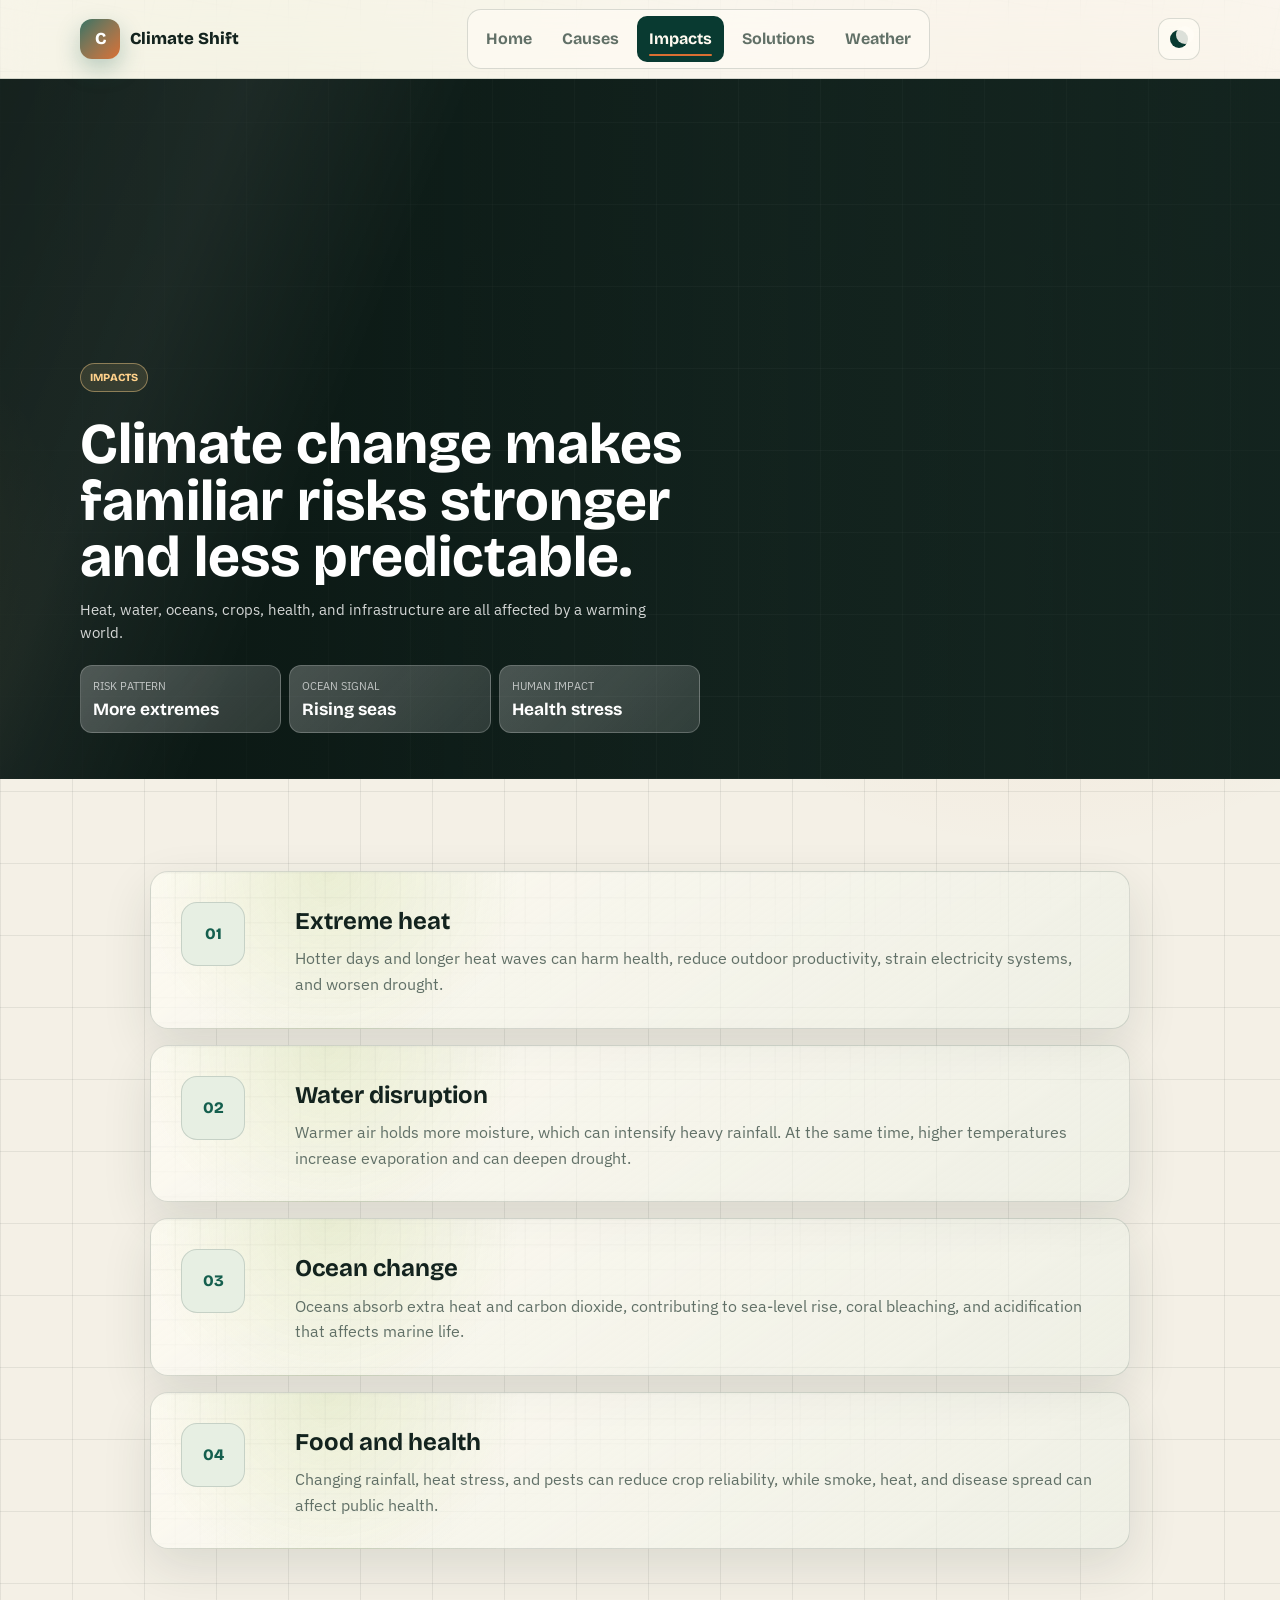
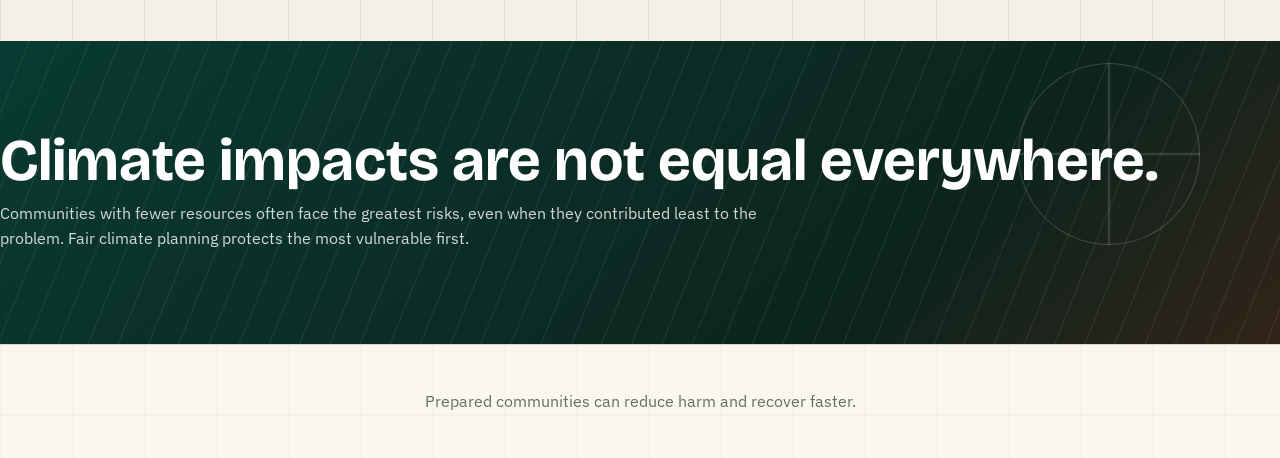
<file: impacts.html>
<!DOCTYPE html>
<html lang="en">
<head>
  <meta charset="UTF-8">
  <meta name="viewport" content="width=device-width, initial-scale=1.0">
  <title>Climate Shift | Impacts</title>
  <link rel="stylesheet" href="styles.css">
</head>
<body data-page="impacts">
  <header class="site-header"></header>

  <main>
    <section class="page-hero impacts-hero">
      <div>
        <p class="eyebrow">Impacts</p>
        <h1>Climate change makes familiar risks stronger and less predictable.</h1>
        <p>Heat, water, oceans, crops, health, and infrastructure are all affected by a warming world.</p>
        <div class="hero-data" aria-label="Impact highlights">
          <div><span>Risk pattern</span><strong>More extremes</strong></div>
          <div><span>Ocean signal</span><strong>Rising seas</strong></div>
          <div><span>Human impact</span><strong>Health stress</strong></div>
        </div>
      </div>
    </section>

    <section class="section impact-list">
      <article class="impact-row">
        <span>01</span>
        <div>
          <h2>Extreme heat</h2>
          <p>Hotter days and longer heat waves can harm health, reduce outdoor productivity, strain electricity systems, and worsen drought.</p>
        </div>
      </article>
      <article class="impact-row">
        <span>02</span>
        <div>
          <h2>Water disruption</h2>
          <p>Warmer air holds more moisture, which can intensify heavy rainfall. At the same time, higher temperatures increase evaporation and can deepen drought.</p>
        </div>
      </article>
      <article class="impact-row">
        <span>03</span>
        <div>
          <h2>Ocean change</h2>
          <p>Oceans absorb extra heat and carbon dioxide, contributing to sea-level rise, coral bleaching, and acidification that affects marine life.</p>
        </div>
      </article>
      <article class="impact-row">
        <span>04</span>
        <div>
          <h2>Food and health</h2>
          <p>Changing rainfall, heat stress, and pests can reduce crop reliability, while smoke, heat, and disease spread can affect public health.</p>
        </div>
      </article>
    </section>

    <section class="section callout-band">
      <h2>Climate impacts are not equal everywhere.</h2>
      <p>Communities with fewer resources often face the greatest risks, even when they contributed least to the problem. Fair climate planning protects the most vulnerable first.</p>
    </section>
  </main>

  <footer class="site-footer">
    <p>Prepared communities can reduce harm and recover faster.</p>
  </footer>

  <script src="script.js"></script>
</body>
</html>
</file>
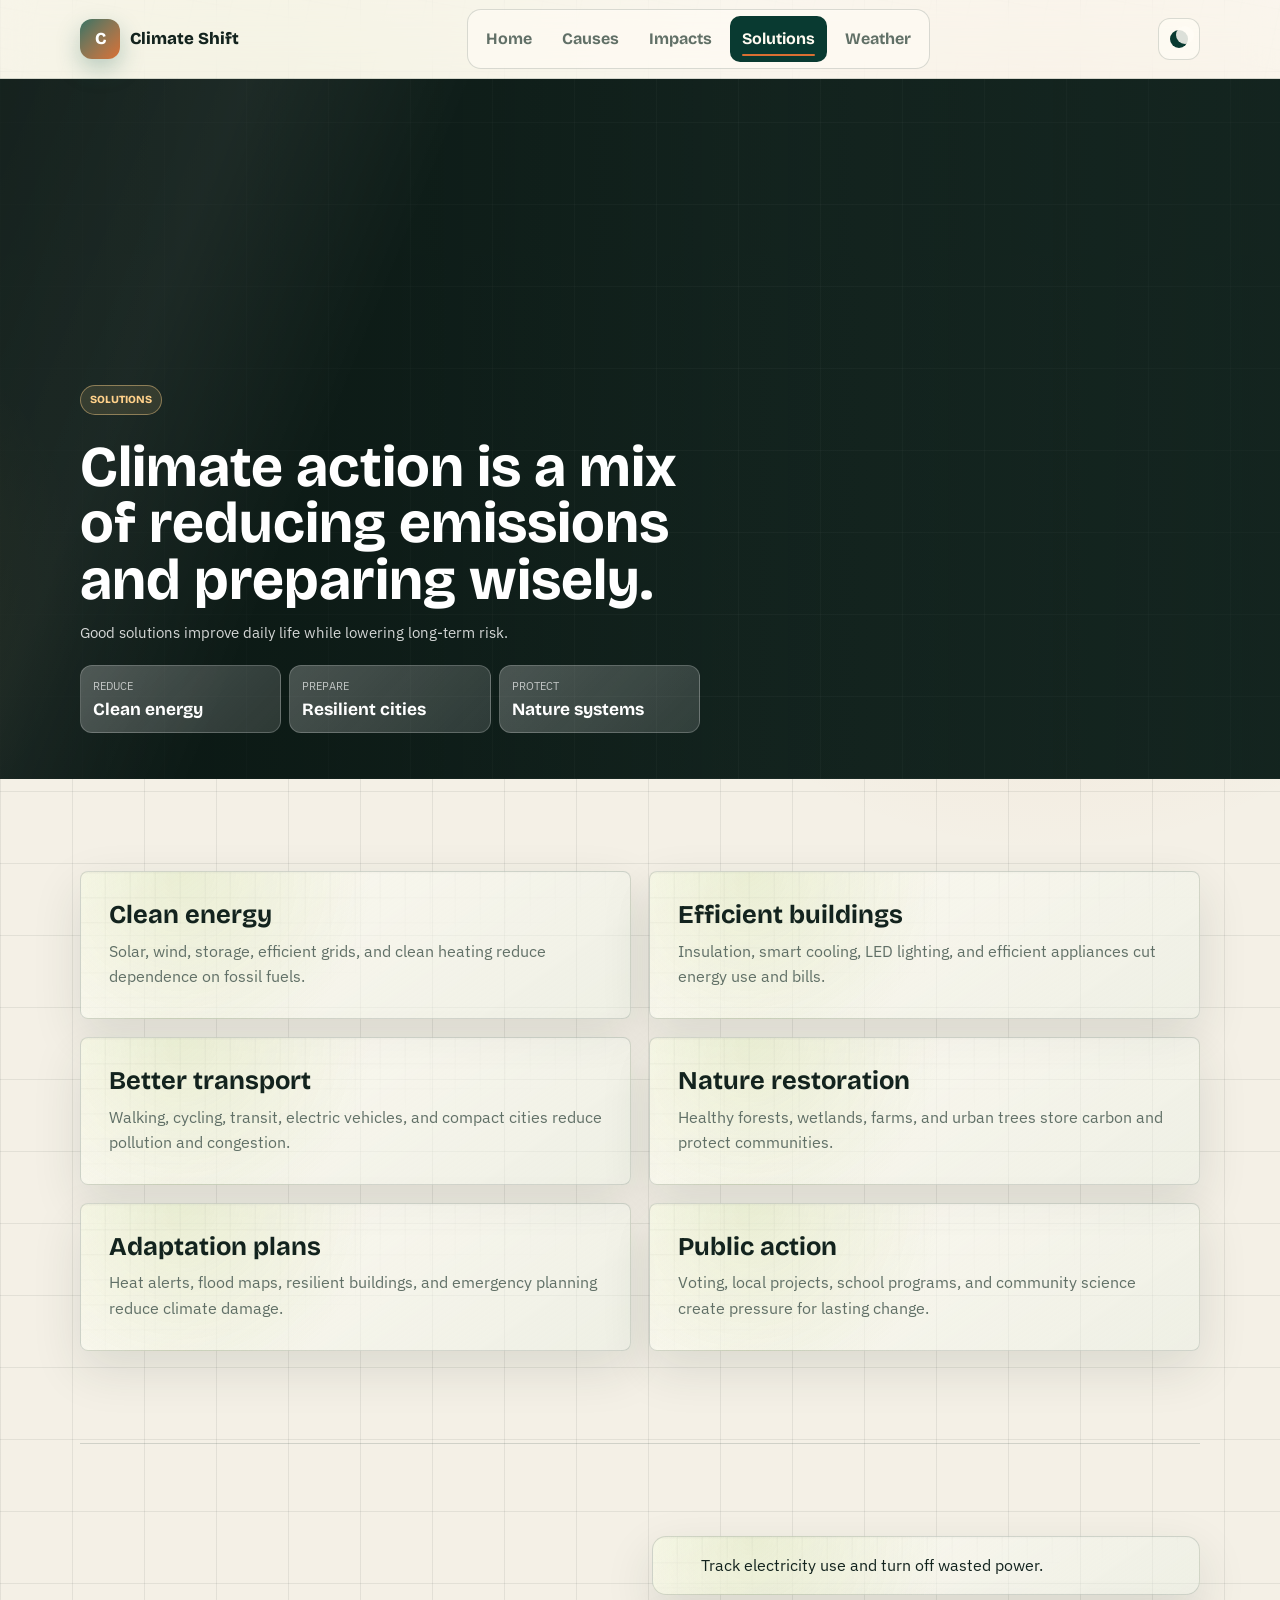
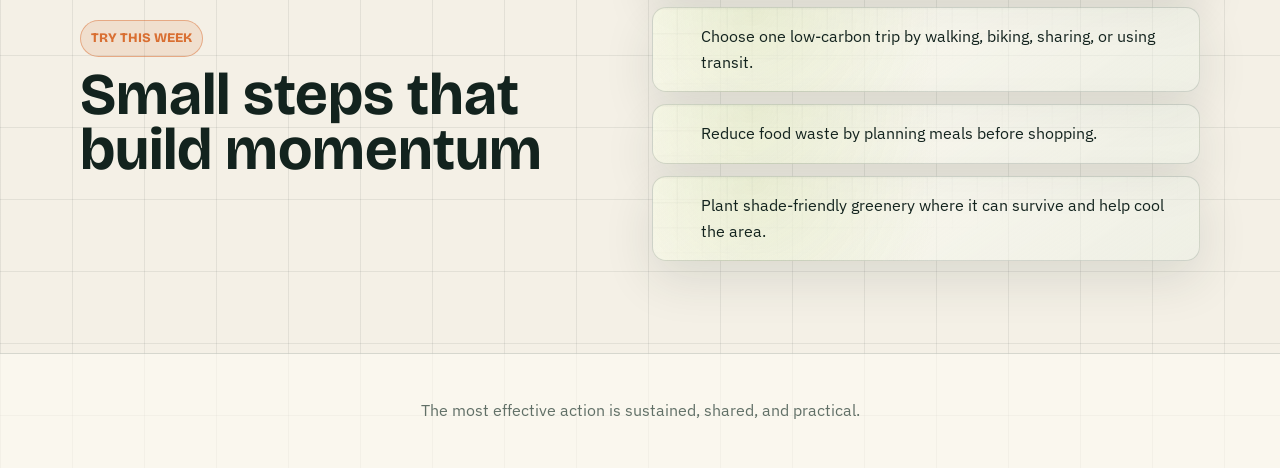
<file: solutions.html>
<!DOCTYPE html>
<html lang="en">
<head>
  <meta charset="UTF-8">
  <meta name="viewport" content="width=device-width, initial-scale=1.0">
  <title>Climate Shift | Solutions</title>
  <link rel="stylesheet" href="styles.css">
</head>
<body data-page="solutions">
  <header class="site-header"></header>

  <main>
    <section class="page-hero solutions-hero">
      <div>
        <p class="eyebrow">Solutions</p>
        <h1>Climate action is a mix of reducing emissions and preparing wisely.</h1>
        <p>Good solutions improve daily life while lowering long-term risk.</p>
        <div class="hero-data" aria-label="Solution highlights">
          <div><span>Reduce</span><strong>Clean energy</strong></div>
          <div><span>Prepare</span><strong>Resilient cities</strong></div>
          <div><span>Protect</span><strong>Nature systems</strong></div>
        </div>
      </div>
    </section>

    <section class="section solution-grid">
      <article class="solution-card">
        <h2>Clean energy</h2>
        <p>Solar, wind, storage, efficient grids, and clean heating reduce dependence on fossil fuels.</p>
      </article>
      <article class="solution-card">
        <h2>Efficient buildings</h2>
        <p>Insulation, smart cooling, LED lighting, and efficient appliances cut energy use and bills.</p>
      </article>
      <article class="solution-card">
        <h2>Better transport</h2>
        <p>Walking, cycling, transit, electric vehicles, and compact cities reduce pollution and congestion.</p>
      </article>
      <article class="solution-card">
        <h2>Nature restoration</h2>
        <p>Healthy forests, wetlands, farms, and urban trees store carbon and protect communities.</p>
      </article>
      <article class="solution-card">
        <h2>Adaptation plans</h2>
        <p>Heat alerts, flood maps, resilient buildings, and emergency planning reduce climate damage.</p>
      </article>
      <article class="solution-card">
        <h2>Public action</h2>
        <p>Voting, local projects, school programs, and community science create pressure for lasting change.</p>
      </article>
    </section>

    <section class="section checklist-section">
      <div>
        <p class="eyebrow">Try this week</p>
        <h2>Small steps that build momentum</h2>
      </div>
      <ul class="action-list">
        <li>Track electricity use and turn off wasted power.</li>
        <li>Choose one low-carbon trip by walking, biking, sharing, or using transit.</li>
        <li>Reduce food waste by planning meals before shopping.</li>
        <li>Plant shade-friendly greenery where it can survive and help cool the area.</li>
      </ul>
    </section>
  </main>

  <footer class="site-footer">
    <p>The most effective action is sustained, shared, and practical.</p>
  </footer>

  <script src="script.js"></script>
</body>
</html>
</file>
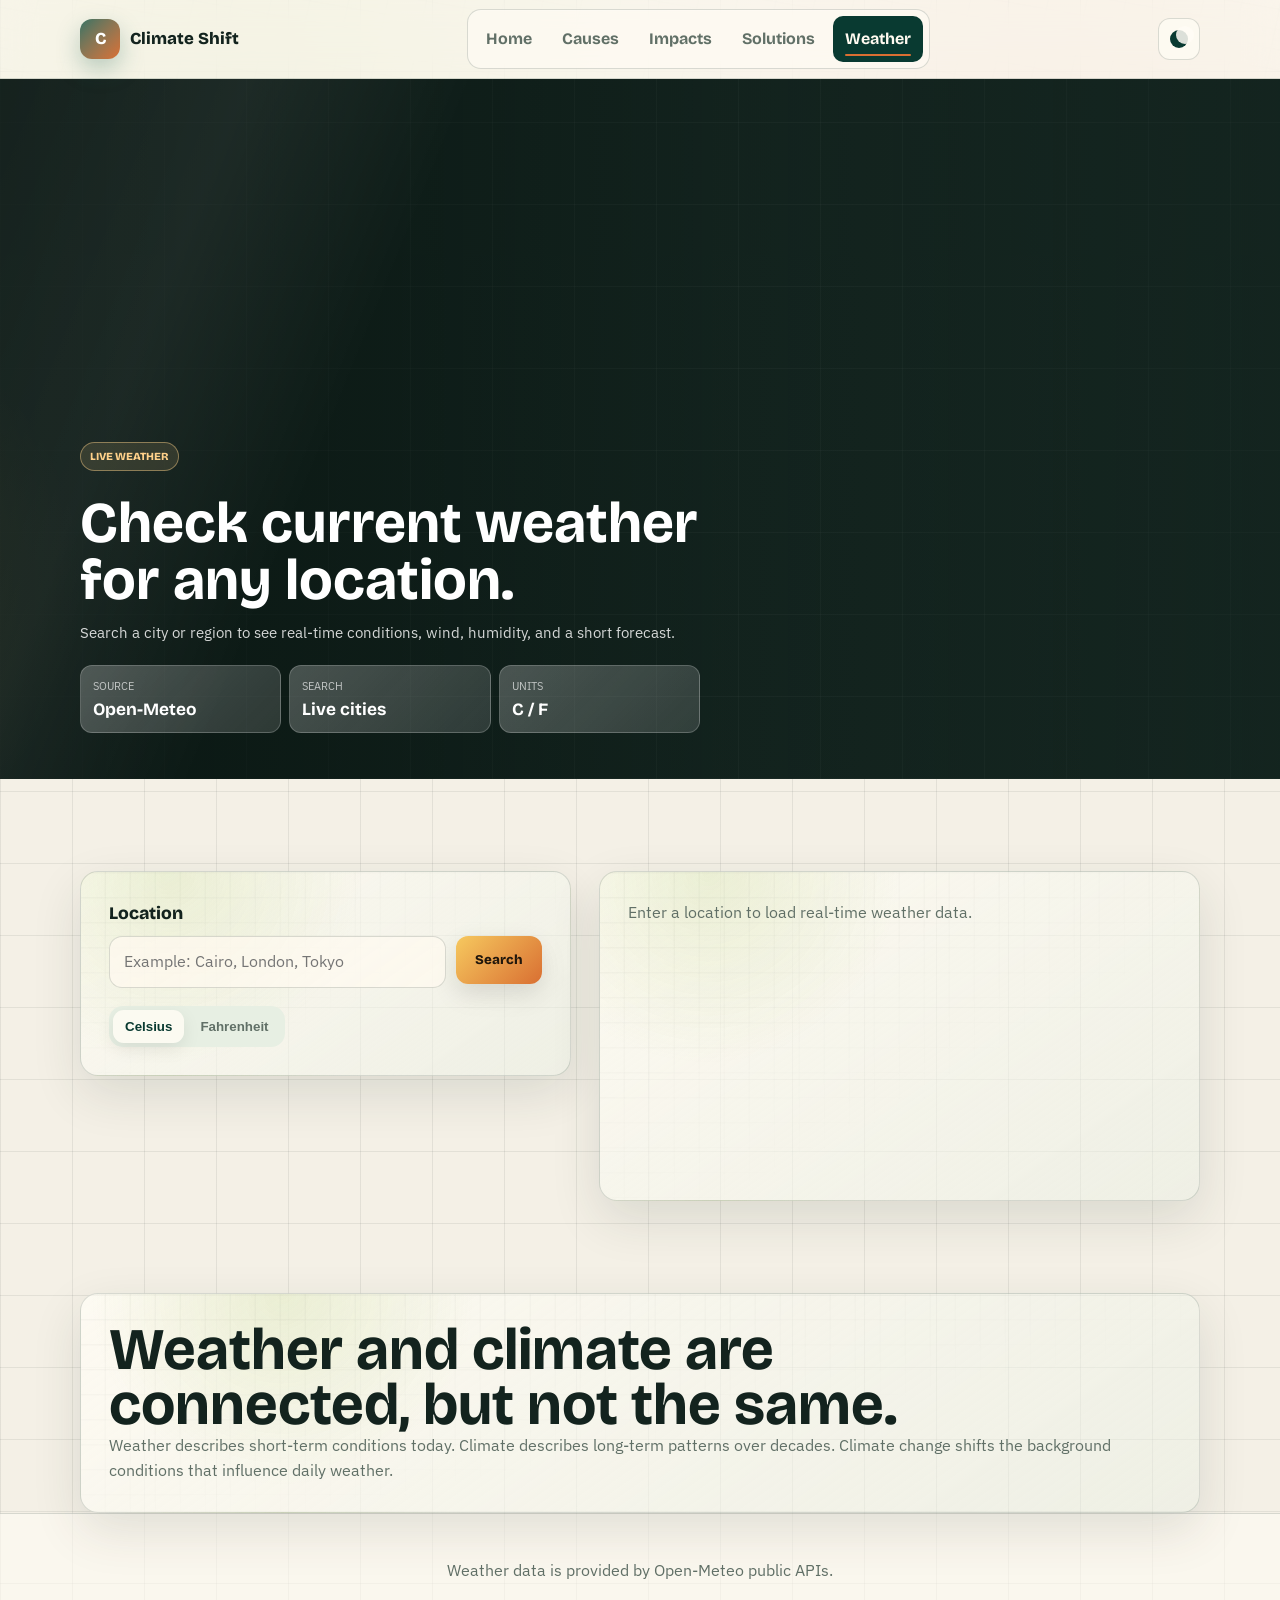
<file: weather.html>
<!DOCTYPE html>
<html lang="en">
<head>
  <meta charset="UTF-8">
  <meta name="viewport" content="width=device-width, initial-scale=1.0">
  <title>Climate Shift | Weather</title>
  <link rel="stylesheet" href="styles.css">
</head>
<body data-page="weather">
  <header class="site-header"></header>

  <main>
    <section class="page-hero weather-hero">
      <div>
        <p class="eyebrow">Live Weather</p>
        <h1>Check current weather for any location.</h1>
        <p>Search a city or region to see real-time conditions, wind, humidity, and a short forecast.</p>
        <div class="hero-data" aria-label="Weather highlights">
          <div><span>Source</span><strong>Open-Meteo</strong></div>
          <div><span>Search</span><strong>Live cities</strong></div>
          <div><span>Units</span><strong>C / F</strong></div>
        </div>
      </div>
    </section>

    <section class="section weather-layout">
      <form class="weather-search" id="weatherForm">
        <label for="locationInput">Location</label>
        <div class="search-row">
          <div class="suggestion-field">
            <input id="locationInput" type="search" name="location" placeholder="Example: Cairo, London, Tokyo" autocomplete="off" aria-autocomplete="list" aria-controls="locationSuggestions" required>
            <div class="suggestions" id="locationSuggestions" role="listbox" aria-label="Location suggestions" hidden></div>
          </div>
          <button class="button primary" type="submit">Search</button>
        </div>
        <div class="unit-toggle" role="group" aria-label="Temperature unit">
          <button type="button" class="unit-button active" data-unit="c">Celsius</button>
          <button type="button" class="unit-button" data-unit="f">Fahrenheit</button>
        </div>
      </form>

      <section class="weather-card" id="weatherCard" aria-live="polite">
        <p class="weather-empty">Enter a location to load real-time weather data.</p>
      </section>
    </section>

    <section class="section weather-note">
      <h2>Weather and climate are connected, but not the same.</h2>
      <p>Weather describes short-term conditions today. Climate describes long-term patterns over decades. Climate change shifts the background conditions that influence daily weather.</p>
    </section>
  </main>

  <footer class="site-footer">
    <p>Weather data is provided by Open-Meteo public APIs.</p>
  </footer>

  <script src="script.js"></script>
</body>
</html>
</file>
<file: styles.css>
@import url("https://fonts.googleapis.com/css2?family=Bricolage+Grotesque:wght@500;600;700;800&family=IBM+Plex+Sans:wght@400;500;600;700&display=swap");

:root {
  color-scheme: light;
  --bg: #f7f5ef;
  --surface: #ffffff;
  --surface-2: #eef4ef;
  --text: #15221d;
  --muted: #5d6a63;
  --border: #d9dfd8;
  --primary: #176b58;
  --primary-strong: #0e463c;
  --accent: #df7f32;
  --sun: #f2c14e;
  --shadow: 0 18px 45px rgba(21, 34, 29, 0.12);
  --shadow-strong: 0 24px 62px rgba(21, 34, 29, 0.2);
}

[data-theme="dark"] {
  color-scheme: dark;
  --bg: #111816;
  --surface: #17211e;
  --surface-2: #20342e;
  --text: #edf5ef;
  --muted: #b8c8bf;
  --border: #31423c;
  --primary: #6ec5ad;
  --primary-strong: #9de0cf;
  --accent: #f2a45f;
  --sun: #ffd166;
  --shadow: 0 18px 45px rgba(0, 0, 0, 0.32);
  --shadow-strong: 0 24px 62px rgba(0, 0, 0, 0.46);
}

* {
  box-sizing: border-box;
}

html {
  scroll-behavior: smooth;
}

body {
  margin: 0;
  font-family: Arial, Helvetica, sans-serif;
  background: var(--bg);
  color: var(--text);
  line-height: 1.6;
  transition: background-color 280ms ease, color 280ms ease;
}

img {
  display: block;
  max-width: 100%;
}

a {
  color: inherit;
  text-decoration: none;
}

.site-header {
  position: sticky;
  top: 0;
  z-index: 20;
  background: color-mix(in srgb, var(--surface) 92%, transparent);
  border-bottom: 1px solid var(--border);
  backdrop-filter: blur(16px);
  transition: background 220ms ease, box-shadow 220ms ease, border-color 220ms ease;
}

.site-header.scrolled {
  background: color-mix(in srgb, var(--surface) 97%, transparent);
  box-shadow: 0 12px 28px rgba(0, 0, 0, 0.08);
}

.scroll-progress {
  position: absolute;
  left: 0;
  right: 0;
  bottom: -1px;
  height: 3px;
  background: linear-gradient(90deg, var(--primary), var(--accent), var(--sun));
  transform: scaleX(0);
  transform-origin: left center;
  transition: transform 120ms linear;
}

.nav {
  width: min(1120px, calc(100% - 32px));
  min-height: 72px;
  margin: 0 auto;
  display: flex;
  align-items: center;
  justify-content: space-between;
  gap: 20px;
}

.brand {
  display: inline-flex;
  align-items: center;
  gap: 10px;
  font-weight: 800;
  letter-spacing: 0;
  transition: color 180ms ease;
}

.brand-mark {
  width: 34px;
  height: 34px;
  display: grid;
  place-items: center;
  color: #ffffff;
  background: linear-gradient(135deg, var(--primary), var(--accent));
  border-radius: 8px;
  box-shadow: 0 10px 24px color-mix(in srgb, var(--primary) 28%, transparent);
  transition: transform 220ms ease, box-shadow 220ms ease;
}

.brand:hover .brand-mark {
  transform: rotate(-6deg) scale(1.08);
  box-shadow: 0 14px 34px color-mix(in srgb, var(--accent) 36%, transparent);
}

.nav-links {
  display: flex;
  align-items: center;
  gap: 6px;
}

.nav-link {
  position: relative;
  padding: 10px 12px;
  color: var(--muted);
  border-radius: 8px;
  font-weight: 700;
  transition: background 180ms ease, color 180ms ease, transform 180ms ease;
}

.nav-link::after {
  content: "";
  position: absolute;
  left: 12px;
  right: 12px;
  bottom: 6px;
  height: 2px;
  background: var(--accent);
  border-radius: 99px;
  transform: scaleX(0);
  transform-origin: left center;
  transition: transform 180ms ease;
}

.nav-link:hover,
.nav-link.active {
  color: var(--primary-strong);
  background: var(--surface-2);
}

.nav-link:hover {
  transform: translateY(-2px);
}

.nav-link:hover::after,
.nav-link.active::after {
  transform: scaleX(1);
}

.nav-actions {
  display: flex;
  align-items: center;
  gap: 8px;
}

.icon-button {
  width: 42px;
  height: 42px;
  display: inline-grid;
  place-items: center;
  border: 1px solid var(--border);
  border-radius: 8px;
  background: var(--surface);
  color: var(--text);
  cursor: pointer;
  transition: background 180ms ease, border-color 180ms ease, box-shadow 180ms ease, transform 180ms ease;
}

.icon-button:hover,
.icon-button:focus-visible {
  border-color: color-mix(in srgb, var(--primary) 42%, var(--border));
  background: var(--surface-2);
  box-shadow: 0 10px 24px color-mix(in srgb, var(--primary) 16%, transparent);
  outline: none;
  transform: translateY(-2px);
}

.menu-toggle {
  display: none;
}

.theme-icon,
.menu-icon {
  display: block;
  position: relative;
}

.theme-icon {
  width: 18px;
  height: 18px;
  border-radius: 50%;
  background: var(--primary-strong);
  transition: background 180ms ease, box-shadow 180ms ease, transform 260ms ease;
}

.theme-icon::after {
  content: "";
  position: absolute;
  width: 18px;
  height: 18px;
  top: -4px;
  left: 6px;
  border-radius: 50%;
  background: var(--surface);
}

.light-target .theme-icon {
  background: var(--sun);
  box-shadow: 0 0 0 4px color-mix(in srgb, var(--sun) 24%, transparent);
  transform: rotate(22deg);
}

.light-target .theme-icon::after {
  display: none;
}

.menu-icon,
.menu-icon::before,
.menu-icon::after {
  width: 18px;
  height: 2px;
  background: var(--text);
  border-radius: 99px;
}

.menu-icon::before,
.menu-icon::after {
  content: "";
  position: absolute;
  left: 0;
}

.menu-icon::before {
  top: -6px;
}

.menu-icon::after {
  top: 6px;
}

.hero,
.page-hero {
  position: relative;
  overflow: hidden;
  min-height: 640px;
  display: grid;
  align-items: end;
  background-color: #1d312b;
  background-position: center;
  background-size: cover;
  color: #ffffff;
  isolation: isolate;
  animation: heroDrift 18s ease-in-out infinite alternate;
}

.hero::after,
.page-hero::after {
  content: "";
  position: absolute;
  inset: 0;
  z-index: 0;
  background: linear-gradient(115deg, transparent 0%, rgba(255, 255, 255, 0.12) 46%, transparent 60%);
  opacity: 0.7;
  transform: translateX(-38%);
  animation: heroSheen 8s ease-in-out infinite;
  pointer-events: none;
}

.hero-home {
  background-image: linear-gradient(90deg, rgba(12, 25, 21, 0.86), rgba(12, 25, 21, 0.28)), url("https://images.unsplash.com/photo-1500530855697-b586d89ba3ee?auto=format&fit=crop&w=1800&q=80");
}

.causes-hero {
  background-image: linear-gradient(90deg, rgba(12, 25, 21, 0.86), rgba(12, 25, 21, 0.18)), url("https://images.unsplash.com/photo-1516937941344-00b4e0337589?auto=format&fit=crop&w=1800&q=80");
}

.impacts-hero {
  background-image: linear-gradient(90deg, rgba(12, 25, 21, 0.88), rgba(12, 25, 21, 0.22)), url("https://images.unsplash.com/photo-1527482797697-8795b05a13fe?auto=format&fit=crop&w=1800&q=80");
}

.solutions-hero {
  background-image: linear-gradient(90deg, rgba(12, 25, 21, 0.86), rgba(12, 25, 21, 0.2)), url("https://images.unsplash.com/photo-1473341304170-971dccb5ac1e?auto=format&fit=crop&w=1800&q=80");
}

.weather-hero {
  background-image: linear-gradient(90deg, rgba(12, 25, 21, 0.86), rgba(12, 25, 21, 0.2)), url("https://images.unsplash.com/photo-1534088568595-a066f410bcda?auto=format&fit=crop&w=1800&q=80");
}

.hero-overlay,
.page-hero > div {
  position: relative;
  z-index: 1;
  width: min(1120px, calc(100% - 32px));
  margin: 0 auto;
  padding: 112px 0 72px;
  animation: heroContentIn 760ms ease both;
}

.hero h1,
.page-hero h1 {
  max-width: 820px;
  margin: 0;
  font-size: clamp(2.4rem, 5vw, 5rem);
  line-height: 1.02;
  letter-spacing: 0;
}

.hero-copy,
.page-hero p:last-child {
  max-width: 660px;
  margin: 22px 0 0;
  color: rgba(255, 255, 255, 0.84);
  font-size: 1.1rem;
}

.hero-actions {
  display: flex;
  flex-wrap: wrap;
  gap: 12px;
  margin-top: 28px;
}

.button {
  position: relative;
  overflow: hidden;
  min-height: 44px;
  display: inline-flex;
  align-items: center;
  justify-content: center;
  gap: 8px;
  border: 0;
  border-radius: 8px;
  padding: 12px 18px;
  font-weight: 800;
  cursor: pointer;
  box-shadow: 0 10px 26px rgba(0, 0, 0, 0.12);
  transition: transform 180ms ease, box-shadow 180ms ease, background 180ms ease, border-color 180ms ease;
}

.button::after {
  content: "";
  position: absolute;
  inset: 0;
  background: linear-gradient(110deg, transparent 30%, rgba(255, 255, 255, 0.32), transparent 70%);
  transform: translateX(-120%);
  transition: transform 480ms ease;
}

.button:hover,
.button:focus-visible {
  transform: translateY(-3px);
  box-shadow: var(--shadow-strong);
  outline: none;
}

.button:hover::after,
.button:focus-visible::after {
  transform: translateX(120%);
}

.button.primary {
  background: var(--accent);
  color: #1b120b;
}

.button.secondary {
  background: rgba(255, 255, 255, 0.15);
  color: #ffffff;
  border: 1px solid rgba(255, 255, 255, 0.32);
}

.section {
  width: min(1120px, calc(100% - 32px));
  margin: 0 auto;
  padding: 72px 0;
}

.eyebrow {
  margin: 0 0 10px;
  color: var(--accent);
  font-size: 0.82rem;
  font-weight: 900;
  letter-spacing: 0;
  text-transform: uppercase;
}

.section-heading {
  max-width: 720px;
  margin-bottom: 28px;
}

.section-heading h2,
.split-layout h2,
.checklist-section h2,
.weather-note h2,
.callout-band h2 {
  margin: 0;
  font-size: clamp(1.8rem, 3vw, 3rem);
  line-height: 1.1;
}

.intro-grid,
.split-layout,
.weather-layout,
.checklist-section {
  display: grid;
  grid-template-columns: 1fr 1fr;
  gap: 24px;
  align-items: center;
}

.feature-panel,
.info-card,
.solution-card,
.weather-search,
.weather-card,
.weather-note {
  background: var(--surface);
  border: 1px solid var(--border);
  border-radius: 8px;
  box-shadow: var(--shadow);
  transition: transform 220ms ease, border-color 220ms ease, box-shadow 220ms ease, background 220ms ease;
}

.feature-panel:hover,
.info-card:hover,
.solution-card:hover,
.weather-search:hover,
.weather-card:hover,
.weather-note:hover {
  border-color: color-mix(in srgb, var(--primary) 36%, var(--border));
  box-shadow: var(--shadow-strong);
  transform: translateY(-5px);
}

.feature-panel {
  min-height: 260px;
  padding: 30px;
}

.feature-panel h2 {
  margin: 10px 0;
  font-size: clamp(1.6rem, 3vw, 2.6rem);
  line-height: 1.1;
}

.dark-panel {
  background: var(--primary-strong);
  color: #ffffff;
}

.dark-panel p,
.dark-panel .stat {
  color: rgba(255, 255, 255, 0.78);
}

.stat {
  display: block;
  color: var(--primary);
  font-weight: 900;
}

.card-grid,
.info-grid,
.solution-grid {
  display: grid;
  grid-template-columns: repeat(3, 1fr);
  gap: 18px;
}

.topic-card {
  position: relative;
  overflow: hidden;
  background: var(--surface);
  border: 1px solid var(--border);
  border-radius: 8px;
  box-shadow: var(--shadow);
  transition: transform 240ms ease, box-shadow 240ms ease, border-color 240ms ease;
}

.topic-card::after {
  content: "";
  position: absolute;
  inset: auto 0 0;
  height: 4px;
  background: linear-gradient(90deg, var(--primary), var(--accent));
  transform: scaleX(0);
  transform-origin: left center;
  transition: transform 240ms ease;
}

.topic-card img {
  width: 100%;
  aspect-ratio: 16 / 10;
  object-fit: cover;
  transition: transform 420ms ease, filter 420ms ease;
}

.topic-card:hover,
.topic-card:focus-visible {
  border-color: color-mix(in srgb, var(--primary) 36%, var(--border));
  box-shadow: var(--shadow-strong);
  transform: translateY(-8px);
  outline: none;
}

.topic-card:hover::after,
.topic-card:focus-visible::after {
  transform: scaleX(1);
}

.topic-card:hover img,
.topic-card:focus-visible img {
  filter: saturate(1.12) contrast(1.03);
  transform: scale(1.06);
}

.topic-card div,
.info-card,
.solution-card,
.weather-search,
.weather-card,
.weather-note {
  padding: 24px;
}

.topic-card h3,
.info-card h3,
.solution-card h2,
.weather-card h2 {
  margin: 0 0 8px;
  line-height: 1.2;
}

.topic-card p,
.info-card p,
.solution-card p,
.feature-panel p,
.split-layout p,
.impact-row p,
.weather-note p,
.callout-band p {
  margin: 0;
  color: var(--muted);
}

.rounded-media {
  width: 100%;
  aspect-ratio: 4 / 3;
  object-fit: cover;
  border-radius: 8px;
  box-shadow: var(--shadow);
  transition: transform 260ms ease, box-shadow 260ms ease, filter 260ms ease;
}

.rounded-media:hover {
  filter: saturate(1.08) contrast(1.04);
  transform: translateY(-5px) scale(1.01);
  box-shadow: var(--shadow-strong);
}

.info-grid,
.solution-grid {
  grid-template-columns: repeat(2, 1fr);
}

.impact-list {
  display: grid;
  gap: 16px;
}

.impact-row {
  display: grid;
  grid-template-columns: 72px 1fr;
  gap: 22px;
  padding: 28px;
  background: var(--surface);
  border: 1px solid var(--border);
  border-radius: 8px;
  transition: transform 220ms ease, border-color 220ms ease, box-shadow 220ms ease;
}

.impact-row span {
  width: 54px;
  height: 54px;
  display: grid;
  place-items: center;
  border-radius: 8px;
  background: var(--surface-2);
  color: var(--primary);
  font-weight: 900;
  transition: background 220ms ease, color 220ms ease, transform 220ms ease;
}

.impact-row:hover {
  border-color: color-mix(in srgb, var(--primary) 36%, var(--border));
  box-shadow: var(--shadow);
  transform: translateX(6px);
}

.impact-row:hover span {
  background: var(--primary);
  color: var(--surface);
  transform: rotate(-3deg) scale(1.05);
}

.impact-row h2 {
  margin: 0 0 6px;
}

.callout-band {
  width: 100%;
  max-width: none;
  padding: 80px max(16px, calc((100% - 1120px) / 2));
  background: var(--primary-strong);
  color: #ffffff;
}

.callout-band p {
  max-width: 800px;
  margin-top: 12px;
  color: rgba(255, 255, 255, 0.82);
}

.checklist-section {
  border-top: 1px solid var(--border);
}

.action-list {
  margin: 0;
  padding: 0;
  list-style: none;
  display: grid;
  gap: 12px;
}

.action-list li {
  padding: 16px 18px;
  background: var(--surface);
  border: 1px solid var(--border);
  border-radius: 8px;
  transition: transform 200ms ease, border-color 200ms ease, background 200ms ease, box-shadow 200ms ease;
}

.action-list li:hover {
  background: var(--surface-2);
  border-color: color-mix(in srgb, var(--primary) 34%, var(--border));
  box-shadow: var(--shadow);
  transform: translateX(6px);
}

.weather-layout {
  align-items: start;
}

.weather-search label {
  display: block;
  margin-bottom: 8px;
  font-weight: 800;
}

.search-row {
  display: grid;
  grid-template-columns: 1fr auto;
  gap: 10px;
  align-items: start;
}

.suggestion-field {
  position: relative;
  min-width: 0;
}

input[type="search"] {
  width: 100%;
  min-width: 0;
  min-height: 46px;
  border: 1px solid var(--border);
  border-radius: 8px;
  padding: 0 14px;
  background: var(--bg);
  color: var(--text);
  font: inherit;
  transition: border-color 180ms ease, box-shadow 180ms ease, background 180ms ease;
}

input[type="search"]:focus {
  border-color: var(--primary);
  box-shadow: 0 0 0 4px color-mix(in srgb, var(--primary) 18%, transparent);
  outline: none;
}

.suggestions {
  position: absolute;
  top: calc(100% + 8px);
  left: 0;
  right: 0;
  z-index: 12;
  overflow: hidden;
  background: var(--surface);
  border: 1px solid var(--border);
  border-radius: 8px;
  box-shadow: var(--shadow);
  animation: dropdownIn 160ms ease both;
}

.suggestion-button,
.suggestion-status {
  width: 100%;
  min-height: 48px;
  padding: 10px 14px;
  text-align: left;
}

.suggestion-button {
  display: block;
  border: 0;
  border-bottom: 1px solid var(--border);
  background: transparent;
  color: var(--text);
  font: inherit;
  cursor: pointer;
  transition: background 160ms ease, transform 160ms ease;
}

.suggestion-button:last-child {
  border-bottom: 0;
}

.suggestion-button:hover,
.suggestion-button:focus {
  outline: none;
  background: var(--surface-2);
  transform: translateX(4px);
}

.suggestion-button strong,
.suggestion-button span {
  display: block;
}

.suggestion-button span,
.suggestion-status {
  color: var(--muted);
  font-size: 0.9rem;
}

.unit-toggle {
  display: inline-flex;
  margin-top: 18px;
  padding: 4px;
  gap: 4px;
  background: var(--surface-2);
  border-radius: 8px;
}

.unit-button {
  border: 0;
  border-radius: 7px;
  padding: 9px 12px;
  background: transparent;
  color: var(--muted);
  font-weight: 800;
  cursor: pointer;
  transition: background 180ms ease, color 180ms ease, transform 180ms ease, box-shadow 180ms ease;
}

.unit-button:hover {
  color: var(--primary-strong);
  transform: translateY(-1px);
}

.unit-button.active {
  background: var(--surface);
  color: var(--primary-strong);
  box-shadow: 0 6px 18px rgba(0, 0, 0, 0.08);
}

.weather-card {
  min-height: 280px;
}

.weather-empty,
.weather-error {
  margin: 0;
  color: var(--muted);
}

.weather-error {
  color: #b33c2d;
}

.weather-main {
  display: flex;
  justify-content: space-between;
  gap: 16px;
  align-items: start;
  margin-bottom: 22px;
}

.temp {
  font-size: clamp(3rem, 8vw, 5rem);
  line-height: 0.95;
  font-weight: 900;
  color: var(--primary-strong);
  animation: tempPulse 2.8s ease-in-out infinite;
}

.condition {
  margin: 8px 0 0;
  color: var(--muted);
  font-weight: 800;
}

.weather-meta {
  display: grid;
  grid-template-columns: repeat(3, 1fr);
  gap: 10px;
}

.weather-meta div {
  padding: 14px;
  background: var(--surface-2);
  border-radius: 8px;
  transition: transform 180ms ease, background 180ms ease;
}

.weather-meta div:hover,
.forecast-day:hover {
  background: color-mix(in srgb, var(--surface-2) 72%, var(--primary) 28%);
  transform: translateY(-3px);
}

.weather-meta span {
  display: block;
  color: var(--muted);
  font-size: 0.82rem;
}

.weather-meta strong {
  display: block;
  margin-top: 3px;
}

.forecast {
  margin-top: 18px;
  display: grid;
  grid-template-columns: repeat(3, 1fr);
  gap: 10px;
}

.forecast-day {
  padding: 14px;
  background: var(--surface-2);
  border-radius: 8px;
  transition: transform 180ms ease, background 180ms ease;
}

.forecast-day strong {
  display: block;
}

.forecast-day span {
  color: var(--muted);
}

.site-footer {
  border-top: 1px solid var(--border);
  padding: 28px 16px;
  text-align: center;
  color: var(--muted);
}

.reveal {
  opacity: 0;
  transform: translateY(28px);
  transition: opacity 640ms ease var(--reveal-delay, 0ms), transform 640ms ease var(--reveal-delay, 0ms);
}

.reveal.is-visible {
  opacity: 1;
  transform: translateY(0);
}

@keyframes heroContentIn {
  from {
    opacity: 0;
    transform: translateY(18px);
  }

  to {
    opacity: 1;
    transform: translateY(0);
  }
}

@keyframes heroDrift {
  from {
    background-position: center center;
  }

  to {
    background-position: center 42%;
  }
}

@keyframes heroSheen {
  0%,
  42% {
    transform: translateX(-42%);
    opacity: 0;
  }

  55% {
    opacity: 0.55;
  }

  100% {
    transform: translateX(42%);
    opacity: 0;
  }
}

@keyframes dropdownIn {
  from {
    opacity: 0;
    transform: translateY(-6px);
  }

  to {
    opacity: 1;
    transform: translateY(0);
  }
}

@keyframes tempPulse {
  0%,
  100% {
    text-shadow: 0 0 0 color-mix(in srgb, var(--primary) 0%, transparent);
  }

  50% {
    text-shadow: 0 0 22px color-mix(in srgb, var(--primary) 28%, transparent);
  }
}

@media (max-width: 850px) {
  .nav {
    min-height: 64px;
  }

  .menu-toggle {
    display: inline-grid;
  }

  .nav-links {
    position: absolute;
    inset: 64px 16px auto;
    display: none;
    flex-direction: column;
    align-items: stretch;
    padding: 10px;
    background: var(--surface);
    border: 1px solid var(--border);
    border-radius: 8px;
    box-shadow: var(--shadow);
  }

  .nav-links.open {
    display: flex;
  }

  .nav-link {
    padding: 12px 14px;
  }

  .hero,
  .page-hero {
    min-height: 560px;
  }

  .intro-grid,
  .split-layout,
  .weather-layout,
  .checklist-section,
  .card-grid,
  .info-grid,
  .solution-grid {
    grid-template-columns: 1fr;
  }

  .search-row {
    grid-template-columns: 1fr;
  }

  .weather-meta,
  .forecast {
    grid-template-columns: 1fr;
  }
}

@media (max-width: 540px) {
  .nav {
    width: min(100% - 20px, 1120px);
  }

  .brand span:last-child {
    display: none;
  }

  .hero-overlay,
  .page-hero > div,
  .section {
    width: min(100% - 24px, 1120px);
  }

  .hero h1,
  .page-hero h1 {
    font-size: 2.2rem;
  }

  .impact-row {
    grid-template-columns: 1fr;
  }

  .weather-main {
    flex-direction: column;
  }
}

@media (prefers-reduced-motion: reduce) {
  *,
  *::before,
  *::after {
    animation-duration: 1ms !important;
    animation-iteration-count: 1 !important;
    scroll-behavior: auto !important;
    transition-duration: 1ms !important;
  }

  .reveal {
    opacity: 1;
    transform: none;
  }
}

/* Smaller first-screen image text for cleaner page entry */
.hero-overlay,
.page-hero > div {
  gap: 14px;
  min-height: 520px;
  padding: 118px 0 46px;
}

.hero h1,
.page-hero h1 {
  max-width: 760px;
  font-size: clamp(2rem, 4.5vw, 4.35rem);
  line-height: 0.98;
}

.hero-copy,
.page-hero > div > p:not(.eyebrow) {
  max-width: 600px;
  font-size: clamp(0.9rem, 1.15vw, 1.02rem);
  line-height: 1.55;
}

.hero .eyebrow,
.page-hero .eyebrow {
  padding: 5px 9px;
  font-size: 0.68rem;
}

.hero-actions {
  gap: 10px;
  margin-top: 2px;
}

.hero-actions .button {
  min-height: 40px;
  padding: 9px 14px;
  font-size: 0.9rem;
}

.hero-data {
  max-width: 620px;
  gap: 8px;
  margin-top: 6px;
}

.hero-data div {
  min-height: 68px;
  padding: 12px;
  border-radius: 12px;
}

.hero-data span {
  font-size: 0.66rem;
}

.hero-data strong {
  margin-top: 6px;
  font-size: clamp(0.88rem, 1.35vw, 1.08rem);
}

@media (max-width: 850px) {
  .hero-overlay,
  .page-hero > div {
    min-height: 500px;
    padding-top: 104px;
  }

  .hero h1,
  .page-hero h1 {
    font-size: clamp(1.9rem, 8.4vw, 3.25rem);
  }
}

@media (max-width: 540px) {
  .hero h1,
  .page-hero h1 {
    font-size: clamp(1.75rem, 9vw, 2.5rem);
  }

  .hero-data div {
    min-height: 58px;
  }
}

/* Frontend-design refinement: Field Journal Futurism */
:root {
  --bg: #f4f0e6;
  --surface: rgba(255, 252, 244, 0.86);
  --surface-solid: #fffaf0;
  --surface-2: #e7efe3;
  --text: #13231e;
  --muted: #617067;
  --border: rgba(26, 54, 44, 0.16);
  --primary: #155f4e;
  --primary-strong: #093a31;
  --accent: #d96f32;
  --accent-2: #9dbf52;
  --sun: #f6c95f;
  --ink-soft: rgba(19, 35, 30, 0.08);
  --glass: rgba(255, 252, 244, 0.68);
  --shadow: 0 18px 50px rgba(31, 46, 39, 0.12);
  --shadow-strong: 0 28px 80px rgba(31, 46, 39, 0.22);
  --display-font: "Bricolage Grotesque", "Arial Black", sans-serif;
  --body-font: "IBM Plex Sans", Arial, sans-serif;
}

[data-theme="dark"] {
  --bg: #0f1512;
  --surface: rgba(23, 33, 29, 0.86);
  --surface-solid: #17211d;
  --surface-2: #1f322c;
  --text: #edf7ef;
  --muted: #afc3b7;
  --border: rgba(206, 233, 216, 0.14);
  --primary: #70d4b8;
  --primary-strong: #bbf2df;
  --accent: #f1a45b;
  --accent-2: #bedc79;
  --sun: #ffd472;
  --ink-soft: rgba(232, 246, 237, 0.08);
  --glass: rgba(18, 28, 24, 0.68);
  --shadow: 0 18px 50px rgba(0, 0, 0, 0.34);
  --shadow-strong: 0 28px 80px rgba(0, 0, 0, 0.5);
}

body {
  min-height: 100vh;
  font-family: var(--body-font);
  background:
    linear-gradient(90deg, var(--ink-soft) 1px, transparent 1px) 0 0 / 72px 72px,
    linear-gradient(0deg, var(--ink-soft) 1px, transparent 1px) 0 0 / 72px 72px,
    radial-gradient(circle at 18% 8%, color-mix(in srgb, var(--accent-2) 16%, transparent), transparent 34rem),
    radial-gradient(circle at 82% 18%, color-mix(in srgb, var(--accent) 14%, transparent), transparent 30rem),
    var(--bg);
}

body::before {
  content: "";
  position: fixed;
  inset: 0;
  z-index: -2;
  pointer-events: none;
  opacity: 0.28;
  background:
    repeating-linear-gradient(10deg, transparent 0 18px, var(--ink-soft) 19px 20px),
    repeating-linear-gradient(102deg, transparent 0 36px, color-mix(in srgb, var(--primary) 9%, transparent) 37px 38px);
  mask-image: linear-gradient(to bottom, black, transparent 88%);
}

h1,
h2,
h3,
.brand,
.stat,
.temp,
.eyebrow,
.button,
.nav-link {
  font-family: var(--display-font);
}

.site-header {
  background: color-mix(in srgb, var(--glass) 82%, transparent);
  border-bottom: 1px solid var(--border);
}

.site-header.scrolled {
  background: color-mix(in srgb, var(--surface-solid) 92%, transparent);
  box-shadow: 0 14px 40px rgba(0, 0, 0, 0.1);
}

.nav {
  min-height: 78px;
}

.brand {
  font-size: 1.05rem;
}

.brand-mark {
  width: 40px;
  height: 40px;
  border-radius: 12px;
  background:
    linear-gradient(135deg, color-mix(in srgb, var(--primary) 88%, #ffffff), var(--accent)),
    var(--primary);
}

.nav-links {
  padding: 6px;
  background: color-mix(in srgb, var(--surface) 72%, transparent);
  border: 1px solid var(--border);
  border-radius: 14px;
  box-shadow: inset 0 1px rgba(255, 255, 255, 0.18);
}

.nav-link {
  border-radius: 10px;
  letter-spacing: 0;
}

.nav-link.active {
  color: var(--surface-solid);
  background: var(--primary-strong);
}

[data-theme="dark"] .nav-link.active {
  color: #07110e;
}

.icon-button {
  border-radius: 12px;
  background: color-mix(in srgb, var(--surface) 80%, transparent);
}

.hero,
.page-hero {
  min-height: 700px;
  background-blend-mode: normal;
}

.hero::before,
.page-hero::before {
  content: "";
  position: absolute;
  inset: 0;
  z-index: 0;
  pointer-events: none;
  opacity: 0.52;
  background:
    linear-gradient(90deg, rgba(6, 18, 14, 0.88), rgba(6, 18, 14, 0.26) 58%, rgba(6, 18, 14, 0.56)),
    repeating-linear-gradient(0deg, rgba(255, 255, 255, 0.08) 0 1px, transparent 1px 82px),
    repeating-linear-gradient(90deg, rgba(255, 255, 255, 0.07) 0 1px, transparent 1px 82px);
}

.hero::after,
.page-hero::after {
  z-index: 0;
  opacity: 0.45;
  background:
    radial-gradient(circle at 22% 72%, rgba(246, 201, 95, 0.18), transparent 18rem),
    linear-gradient(112deg, transparent 0%, rgba(255, 255, 255, 0.16) 47%, transparent 62%);
}

.hero-overlay,
.page-hero > div {
  display: grid;
  gap: 22px;
  align-content: end;
  min-height: 620px;
  padding: 150px 0 58px;
}

.hero h1,
.page-hero h1 {
  max-width: 940px;
  font-size: clamp(3.1rem, 7.4vw, 7.4rem);
  line-height: 0.88;
  text-wrap: balance;
}

.hero-copy,
.page-hero > div > p:not(.eyebrow) {
  max-width: 720px;
  margin: 0;
  font-size: clamp(1.02rem, 1.5vw, 1.24rem);
  color: rgba(255, 255, 255, 0.82);
}

.eyebrow {
  width: fit-content;
  padding: 7px 10px;
  border: 1px solid color-mix(in srgb, var(--accent) 48%, transparent);
  border-radius: 999px;
  background: color-mix(in srgb, var(--accent) 13%, transparent);
  color: var(--accent);
}

.hero .eyebrow,
.page-hero .eyebrow {
  color: #ffd18a;
  border-color: rgba(255, 209, 138, 0.44);
  background: rgba(255, 209, 138, 0.12);
}

.hero-actions {
  margin-top: 4px;
}

.button {
  min-height: 48px;
  border-radius: 12px;
  padding: 13px 19px;
  letter-spacing: 0;
}

.button.primary {
  background: linear-gradient(135deg, var(--sun), var(--accent));
  color: #21170c;
}

.button.secondary {
  background: rgba(255, 255, 255, 0.1);
  border-color: rgba(255, 255, 255, 0.36);
  backdrop-filter: blur(12px);
}

.hero-data {
  display: grid;
  grid-template-columns: repeat(3, minmax(0, 1fr));
  gap: 10px;
  max-width: 780px;
  margin-top: 12px;
}

.hero-data div {
  position: relative;
  overflow: hidden;
  min-height: 94px;
  padding: 16px;
  border: 1px solid rgba(255, 255, 255, 0.2);
  border-radius: 14px;
  background:
    linear-gradient(135deg, rgba(255, 255, 255, 0.18), rgba(255, 255, 255, 0.06)),
    rgba(255, 255, 255, 0.08);
  backdrop-filter: blur(18px);
}

.hero-data span,
.hero-data strong {
  display: block;
}

.hero-data span {
  color: rgba(255, 255, 255, 0.68);
  font-size: 0.78rem;
  text-transform: uppercase;
}

.hero-data strong {
  margin-top: 8px;
  color: #ffffff;
  font-family: var(--display-font);
  font-size: clamp(1.05rem, 2vw, 1.45rem);
  line-height: 1;
}

.section {
  padding: 92px 0;
}

.section-heading {
  max-width: 760px;
  margin-bottom: 34px;
}

.section-heading h2,
.split-layout h2,
.checklist-section h2,
.weather-note h2,
.callout-band h2 {
  font-size: clamp(2.2rem, 4.6vw, 4.4rem);
  line-height: 0.94;
  text-wrap: balance;
}

.intro-grid {
  grid-template-columns: 1.1fr 0.9fr;
}

.split-layout {
  grid-template-columns: 0.95fr 1.05fr;
  gap: 38px;
}

.card-grid {
  grid-template-columns: 1.05fr 0.9fr 1.05fr;
}

.info-grid,
.solution-grid {
  gap: 18px;
}

.feature-panel,
.info-card,
.solution-card,
.weather-search,
.weather-card,
.weather-note,
.topic-card,
.impact-row,
.action-list li,
.forecast-day,
.weather-meta div {
  position: relative;
  overflow: hidden;
  background:
    radial-gradient(circle at var(--mx, 18%) var(--my, 0%), color-mix(in srgb, var(--accent-2) 18%, transparent), transparent 12rem),
    linear-gradient(145deg, color-mix(in srgb, var(--surface) 96%, transparent), color-mix(in srgb, var(--surface-2) 42%, transparent));
  border-color: var(--border);
  box-shadow: var(--shadow);
}

.feature-panel::before,
.info-card::before,
.solution-card::before,
.weather-search::before,
.weather-card::before,
.weather-note::before,
.topic-card::before,
.impact-row::before,
.action-list li::before {
  content: "";
  position: absolute;
  inset: 0;
  pointer-events: none;
  opacity: 0.4;
  background:
    linear-gradient(90deg, transparent 0 23px, var(--ink-soft) 24px 25px),
    linear-gradient(0deg, transparent 0 23px, var(--ink-soft) 24px 25px);
  background-size: 25px 25px;
  mask-image: linear-gradient(to bottom right, black, transparent 68%);
}

.feature-panel:hover,
.info-card:hover,
.solution-card:hover,
.weather-search:hover,
.weather-card:hover,
.weather-note:hover {
  transform: translateY(-8px);
}

.feature-panel {
  min-height: 310px;
  padding: 34px;
}

.feature-panel h2 {
  max-width: 760px;
  font-size: clamp(2rem, 4vw, 3.7rem);
}

.dark-panel {
  background:
    radial-gradient(circle at 18% 0%, color-mix(in srgb, var(--accent) 24%, transparent), transparent 16rem),
    linear-gradient(145deg, var(--primary-strong), #10251f);
}

.stat {
  color: var(--accent);
  font-size: 0.95rem;
  text-transform: uppercase;
}

.topic-card {
  border-radius: 16px;
}

.topic-card img {
  aspect-ratio: 1.35 / 1;
}

.topic-card div,
.info-card,
.solution-card,
.weather-search,
.weather-card,
.weather-note {
  padding: 28px;
}

.topic-card h3,
.info-card h3,
.solution-card h2,
.weather-card h2 {
  font-size: clamp(1.25rem, 2vw, 1.7rem);
}

.topic-card p,
.info-card p,
.solution-card p,
.feature-panel p,
.split-layout p,
.impact-row p,
.weather-note p,
.callout-band p {
  font-size: 1rem;
}

.rounded-media {
  border-radius: 18px;
  aspect-ratio: 1 / 1;
  border: 1px solid var(--border);
}

.impact-list {
  width: min(980px, calc(100% - 32px));
}

.impact-row {
  grid-template-columns: 92px 1fr;
  border-radius: 18px;
  padding: 30px;
}

.impact-row span {
  width: 64px;
  height: 64px;
  border: 1px solid var(--border);
  border-radius: 16px;
  font-family: var(--display-font);
}

.callout-band {
  position: relative;
  overflow: hidden;
  background:
    repeating-linear-gradient(112deg, transparent 0 26px, rgba(255, 255, 255, 0.06) 27px 28px),
    linear-gradient(135deg, var(--primary-strong), #0c241d 72%, #322318);
}

.callout-band::after {
  content: "";
  position: absolute;
  inset: 22px max(16px, calc((100% - 1120px) / 2)) auto auto;
  width: 180px;
  height: 180px;
  border: 1px solid rgba(255, 255, 255, 0.18);
  border-radius: 50%;
  background:
    linear-gradient(90deg, transparent 49%, rgba(255, 255, 255, 0.18) 50%, transparent 51%),
    linear-gradient(0deg, transparent 49%, rgba(255, 255, 255, 0.18) 50%, transparent 51%);
  animation: instrumentRotate 18s linear infinite;
}

.action-list li {
  padding-left: 48px;
  border-radius: 14px;
}

.action-list li::after {
  content: "";
  position: absolute;
  top: 20px;
  left: 18px;
  width: 13px;
  height: 13px;
  border: 2px solid var(--accent);
  border-radius: 50%;
  box-shadow: 0 0 0 6px color-mix(in srgb, var(--accent) 12%, transparent);
}

.weather-layout {
  grid-template-columns: minmax(0, 0.9fr) minmax(0, 1.1fr);
  gap: 28px;
}

.weather-search,
.weather-card,
.weather-note {
  border-radius: 18px;
}

.weather-search {
  overflow: visible;
}

.weather-search .search-row {
  position: relative;
  z-index: 60;
}

.weather-search .unit-toggle {
  position: relative;
  z-index: 2;
}

.weather-search::before,
.weather-search::after {
  border-radius: inherit;
}

.weather-search label {
  font-family: var(--display-font);
  font-size: 1.1rem;
}

input[type="search"] {
  min-height: 52px;
  border-radius: 13px;
  background: color-mix(in srgb, var(--surface-solid) 72%, transparent);
}

.suggestions {
  border-radius: 14px;
  z-index: 80;
}

.suggestion-field {
  z-index: 40;
}

.unit-toggle {
  border-radius: 14px;
}

.unit-button {
  border-radius: 11px;
}

.weather-card {
  min-height: 330px;
}

.temp {
  color: var(--accent);
}

.weather-meta,
.forecast {
  gap: 12px;
}

.weather-meta div,
.forecast-day {
  border: 1px solid var(--border);
  border-radius: 14px;
}

.site-footer {
  background: color-mix(in srgb, var(--surface) 68%, transparent);
  border-top-color: var(--border);
}

.magnetic-surface::after {
  content: "";
  position: absolute;
  inset: 0;
  z-index: 0;
  pointer-events: none;
  opacity: 0;
  background: radial-gradient(circle at var(--mx, 50%) var(--my, 50%), rgba(255, 255, 255, 0.38), transparent 11rem);
  transition: opacity 180ms ease;
}

.magnetic-surface:hover::after {
  opacity: 1;
}

.magnetic-surface > * {
  position: relative;
  z-index: 1;
}

.reveal {
  transform: translateY(34px) scale(0.985);
  transition:
    opacity 720ms cubic-bezier(0.2, 0.8, 0.2, 1) var(--reveal-delay, 0ms),
    transform 720ms cubic-bezier(0.2, 0.8, 0.2, 1) var(--reveal-delay, 0ms);
}

.reveal.is-visible {
  transform: translateY(0) scale(1);
}

@keyframes instrumentRotate {
  to {
    transform: rotate(360deg);
  }
}

@media (max-width: 850px) {
  .nav-links {
    inset: 70px 16px auto;
    border-radius: 16px;
  }

  .hero,
  .page-hero {
    min-height: 640px;
  }

  .hero-overlay,
  .page-hero > div {
    min-height: 560px;
    padding-top: 122px;
  }

  .hero h1,
  .page-hero h1 {
    font-size: clamp(2.45rem, 12vw, 4.7rem);
  }

  .hero-data,
  .intro-grid,
  .split-layout,
  .card-grid,
  .weather-layout {
    grid-template-columns: 1fr;
  }

  .hero-data div {
    min-height: 76px;
  }

  .topic-card img,
  .rounded-media {
    aspect-ratio: 16 / 10;
  }
}

@media (max-width: 540px) {
  .nav {
    min-height: 66px;
  }

  .nav-links {
    inset: 66px 10px auto;
  }

  .hero-overlay,
  .page-hero > div,
  .section {
    width: min(100% - 26px, 1120px);
  }

  .section {
    padding: 68px 0;
  }

  .feature-panel,
  .topic-card div,
  .info-card,
  .solution-card,
  .weather-search,
  .weather-card,
  .weather-note,
  .impact-row {
    padding: 22px;
  }
}

/* Final hero scale override: keep text small over landing images */
.hero-overlay,
.page-hero > div {
  gap: 14px;
  min-height: 520px;
  padding: 118px 0 46px;
}

.hero h1,
.page-hero h1 {
  max-width: 760px;
  font-size: clamp(2rem, 4.5vw, 4.35rem);
  line-height: 0.98;
}

.hero-copy,
.page-hero > div > p:not(.eyebrow) {
  max-width: 600px;
  font-size: clamp(0.9rem, 1.15vw, 1.02rem);
  line-height: 1.55;
}

.hero .eyebrow,
.page-hero .eyebrow {
  padding: 5px 9px;
  font-size: 0.68rem;
}

.hero-actions {
  gap: 10px;
  margin-top: 2px;
}

.hero-actions .button {
  min-height: 40px;
  padding: 9px 14px;
  font-size: 0.9rem;
}

.hero-data {
  max-width: 620px;
  gap: 8px;
  margin-top: 6px;
}

.hero-data div {
  min-height: 68px;
  padding: 12px;
  border-radius: 12px;
}

.hero-data span {
  font-size: 0.66rem;
}

.hero-data strong {
  margin-top: 6px;
  font-size: clamp(0.88rem, 1.35vw, 1.08rem);
}

@media (max-width: 850px) {
  .hero-overlay,
  .page-hero > div {
    min-height: 500px;
    padding-top: 104px;
  }

  .hero h1,
  .page-hero h1 {
    font-size: clamp(1.9rem, 8.4vw, 3.25rem);
  }
}

@media (max-width: 540px) {
  .hero h1,
  .page-hero h1 {
    font-size: clamp(1.75rem, 9vw, 2.5rem);
  }

  .hero-data div {
    min-height: 58px;
  }
}
</file>
